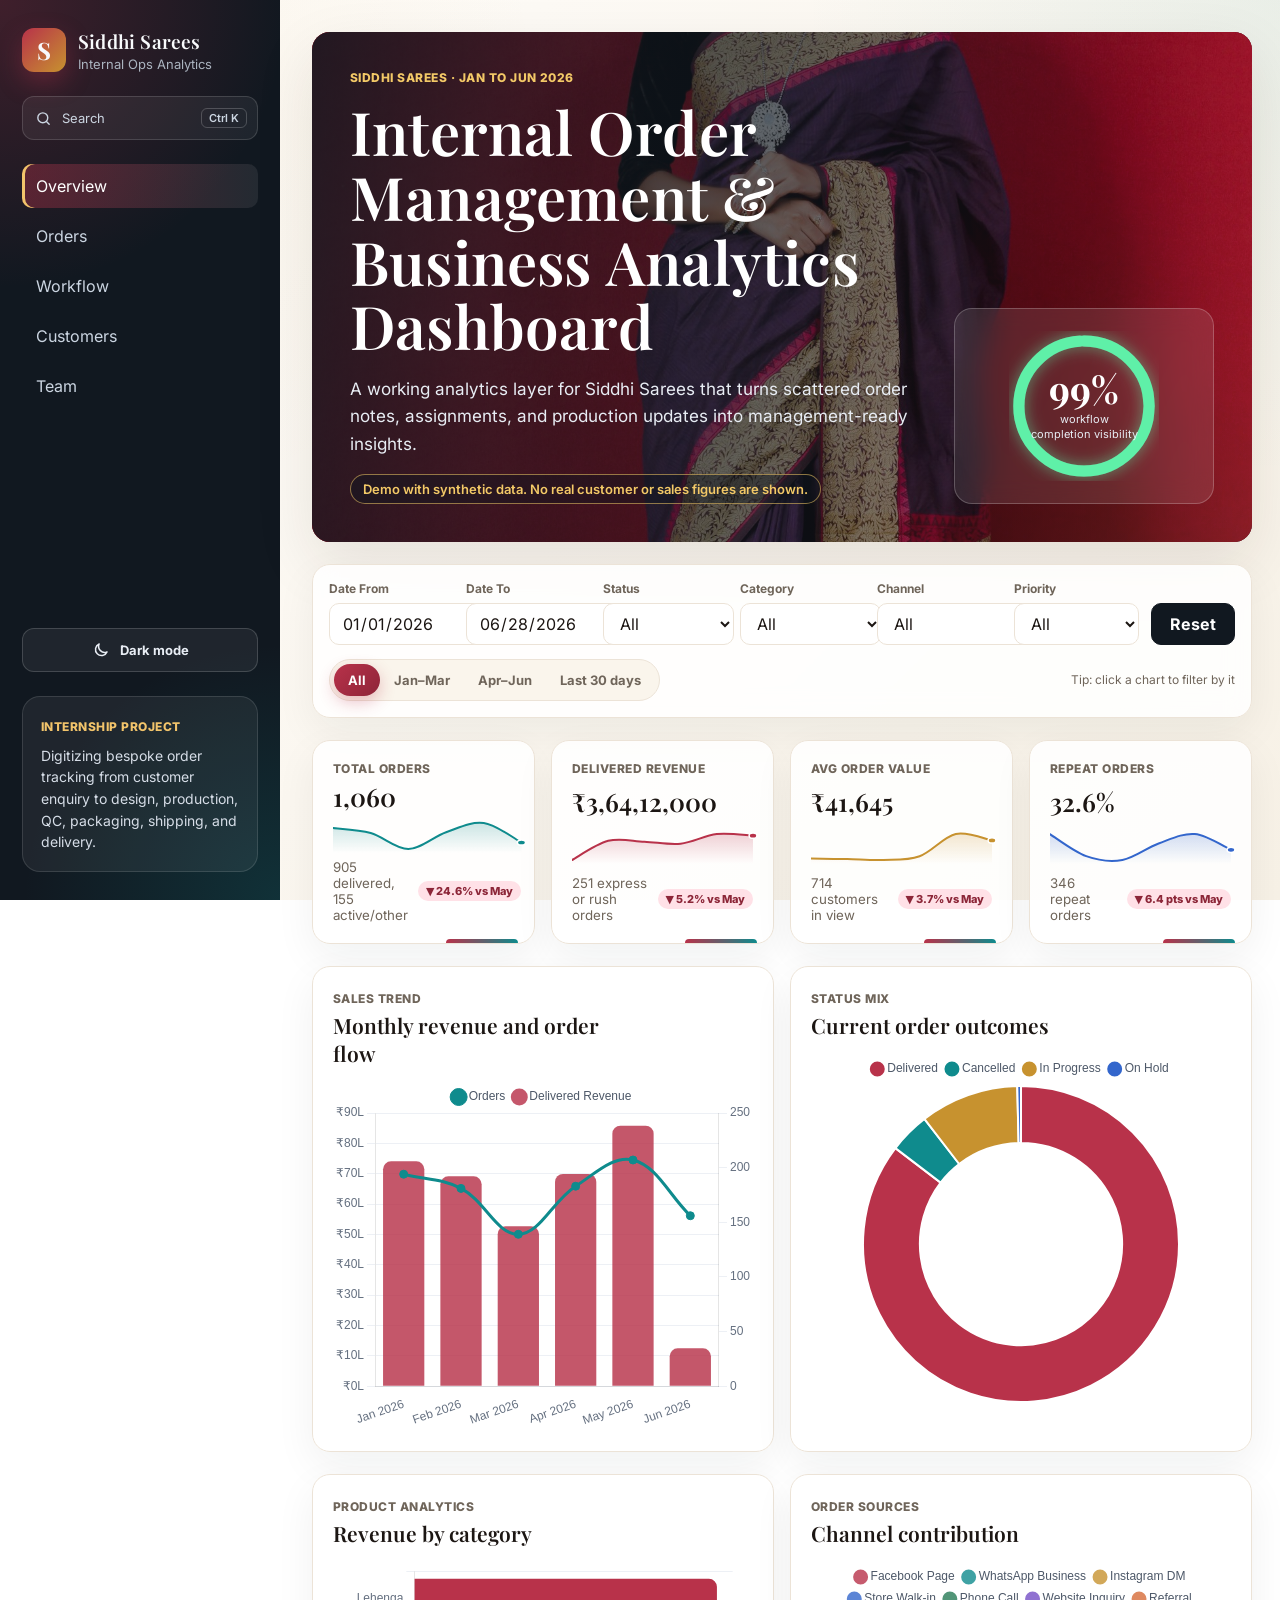
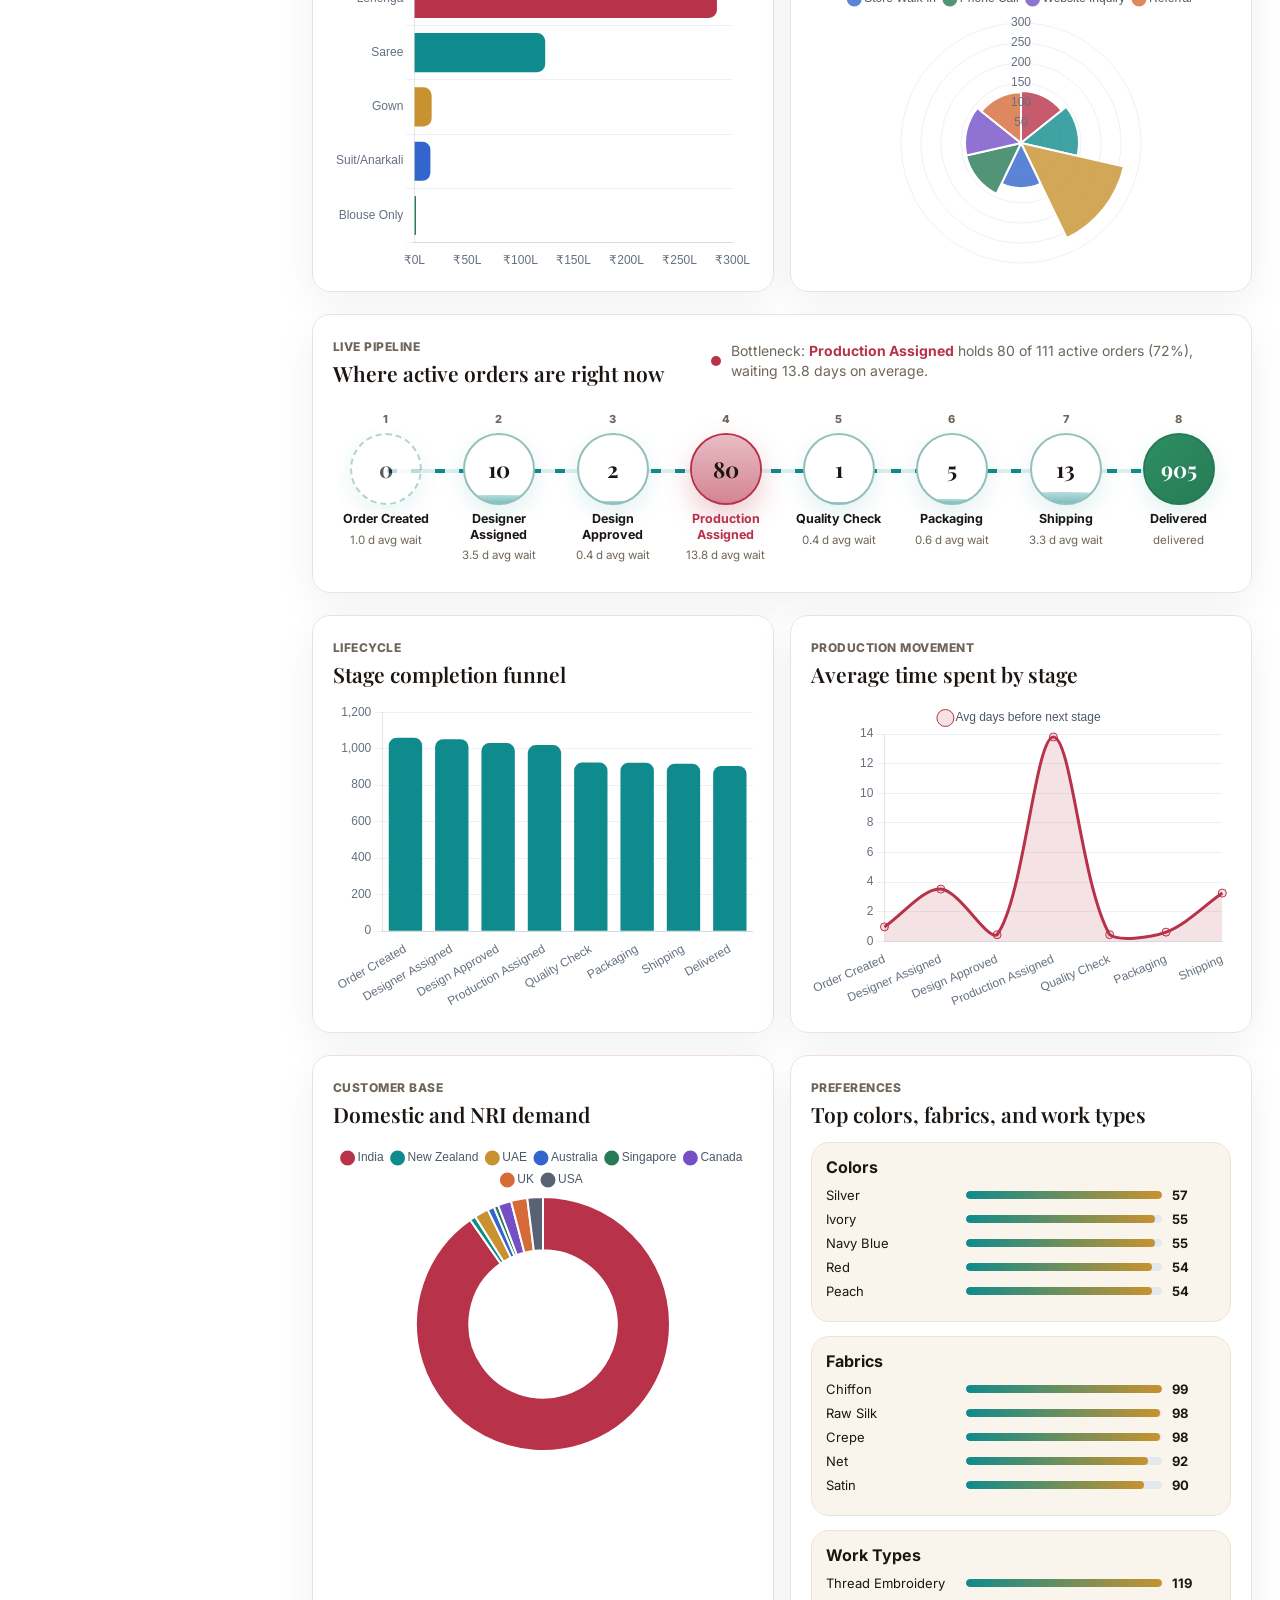
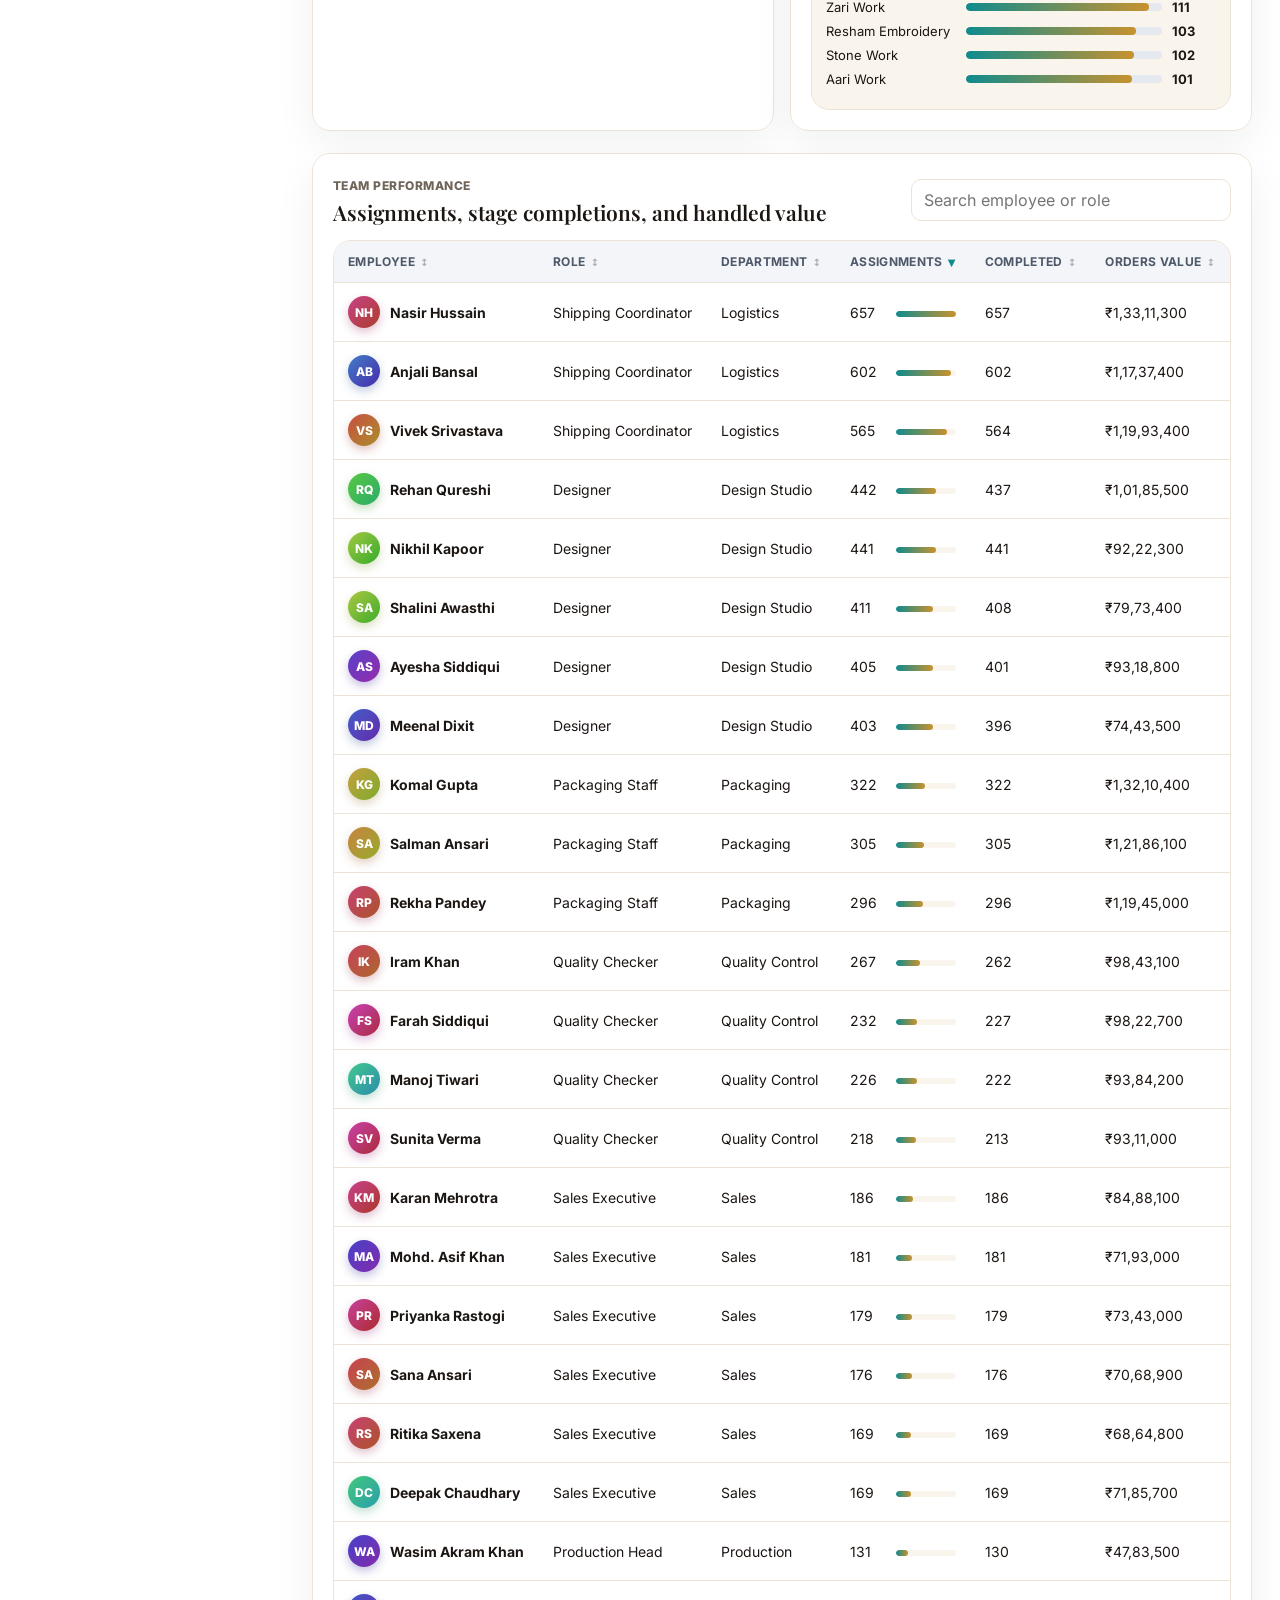
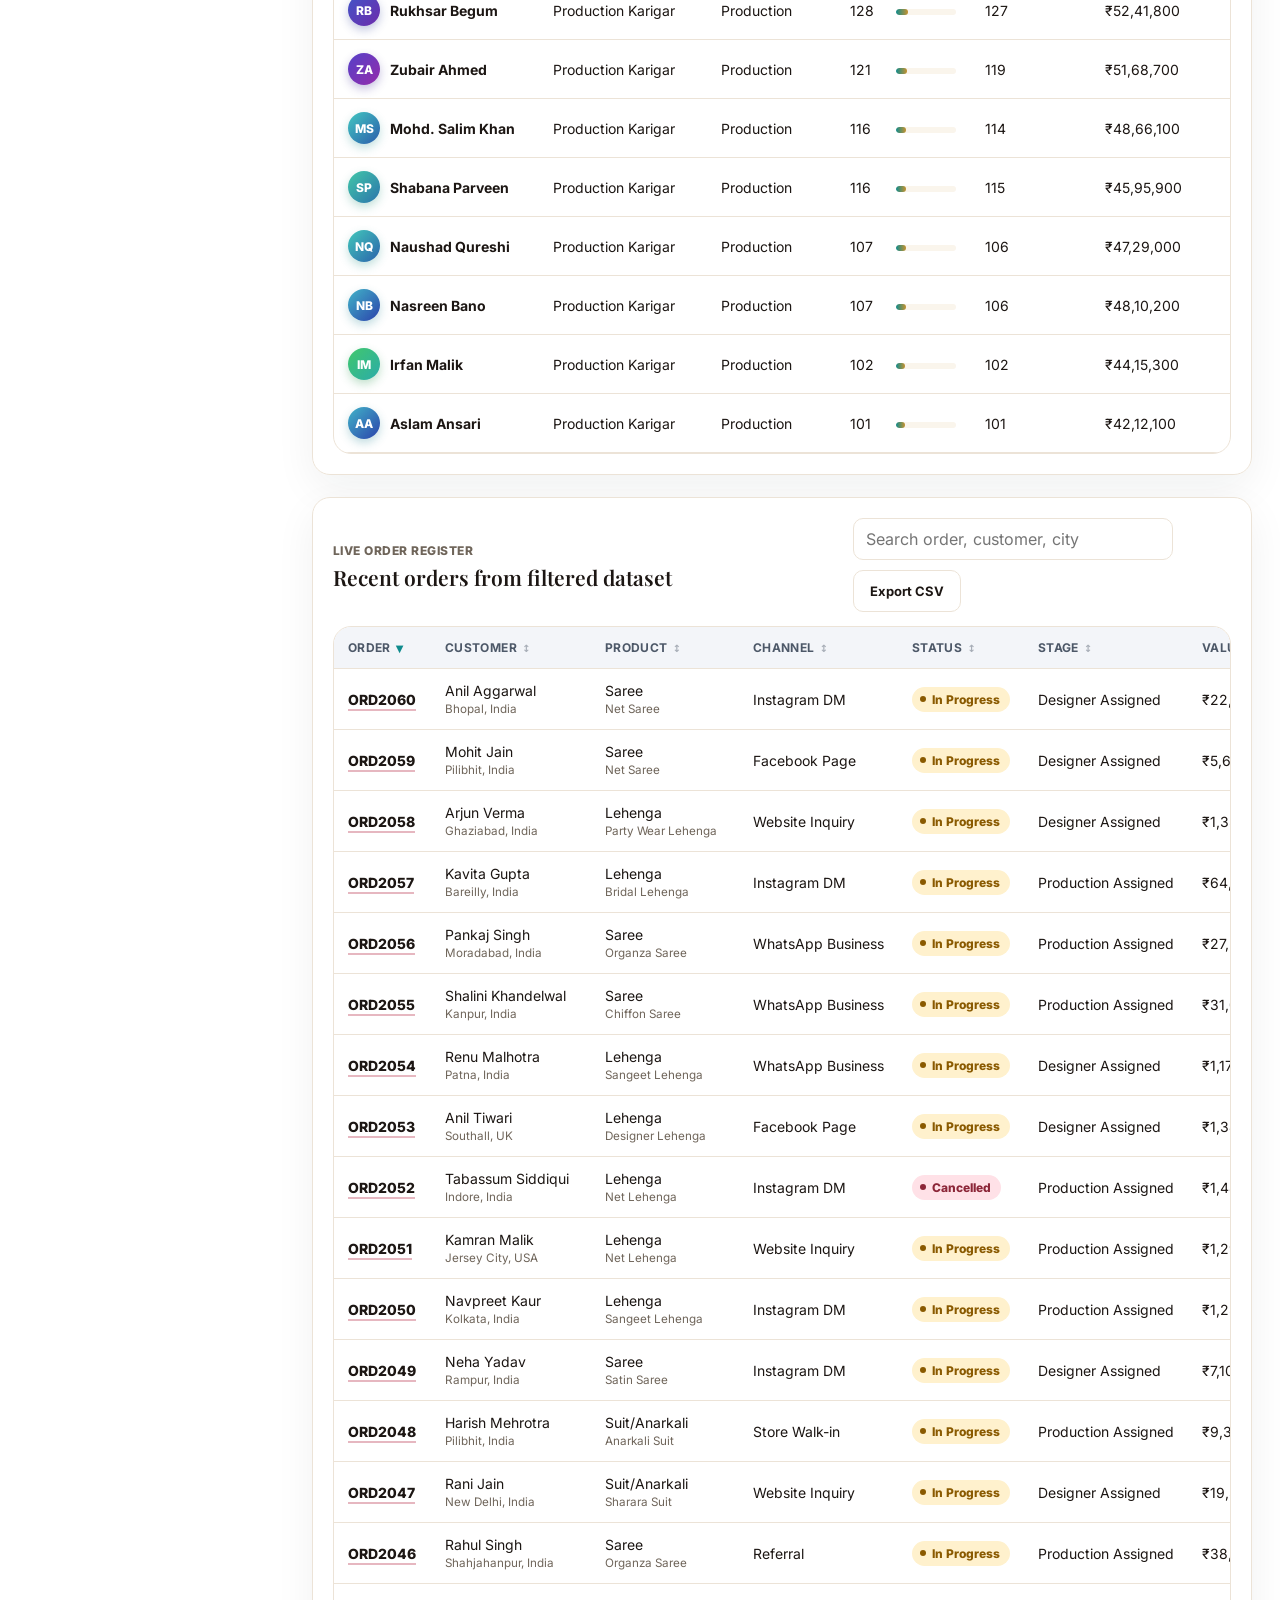
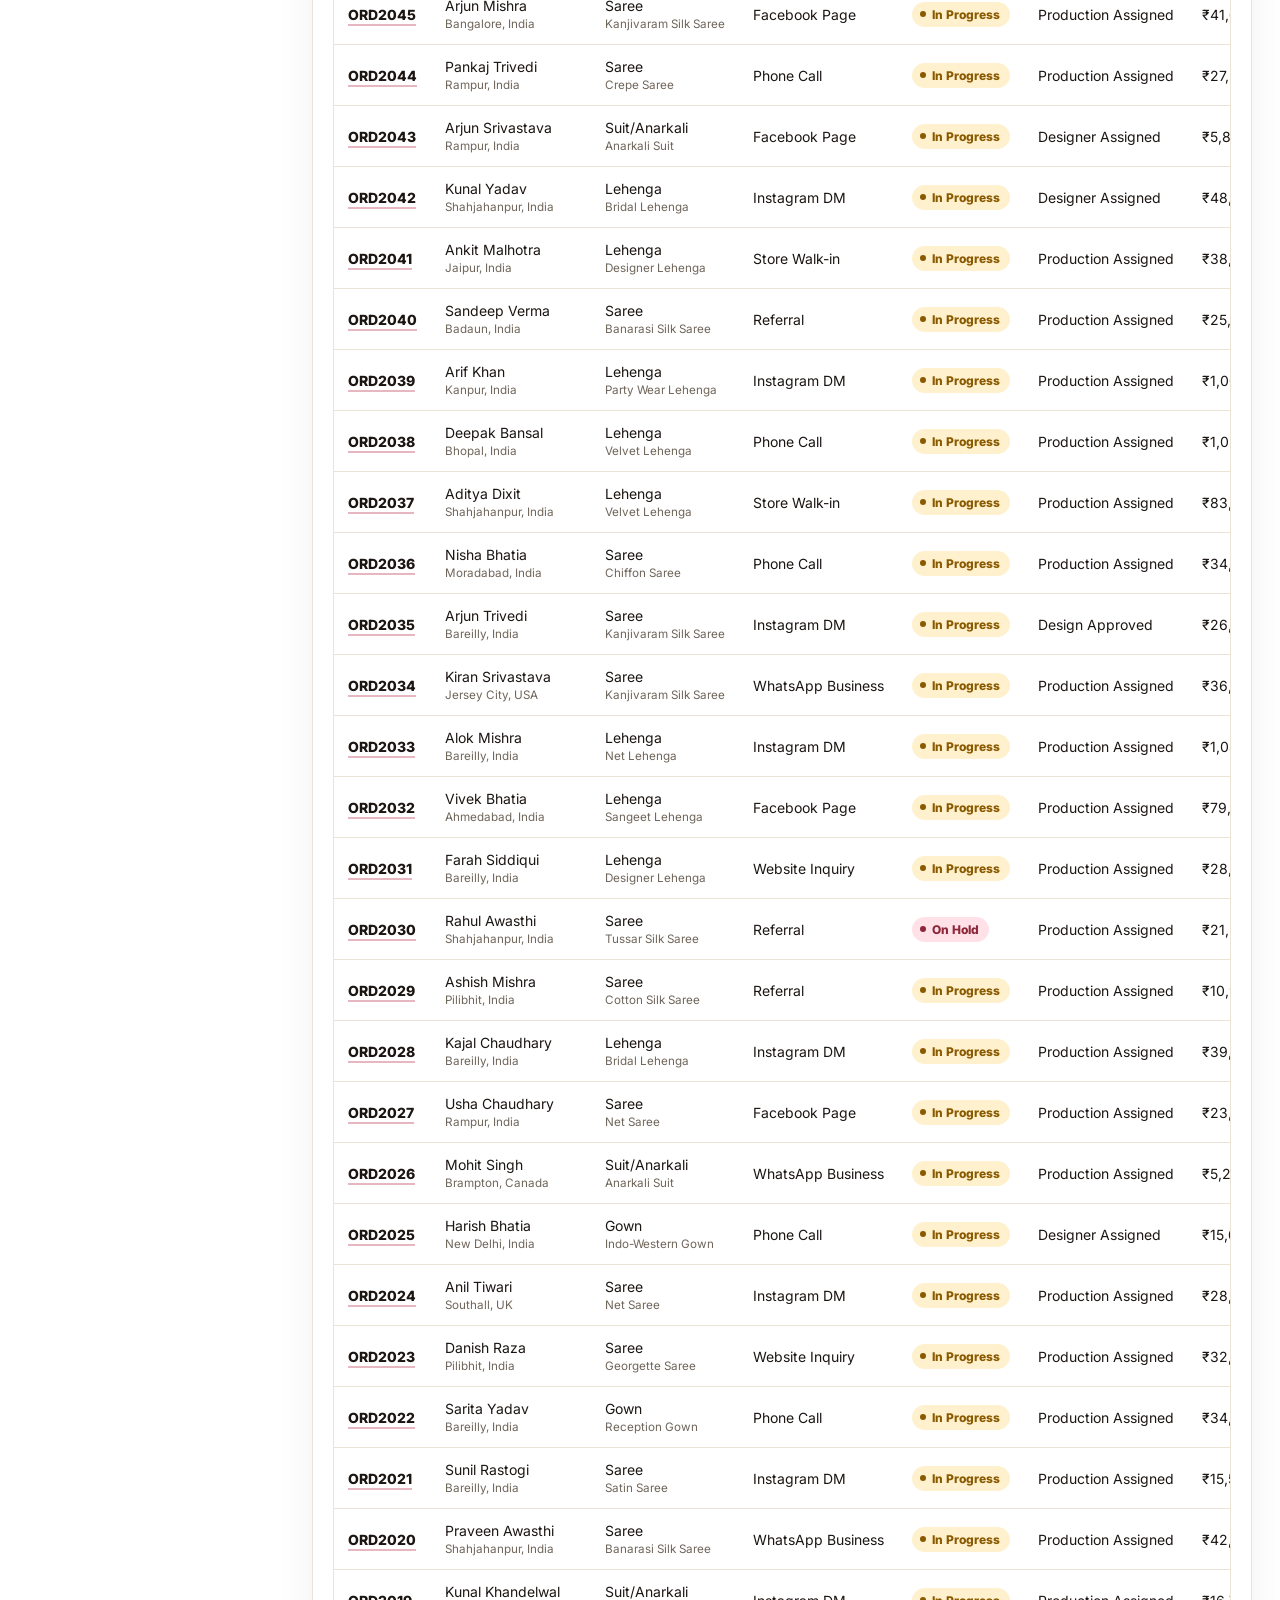
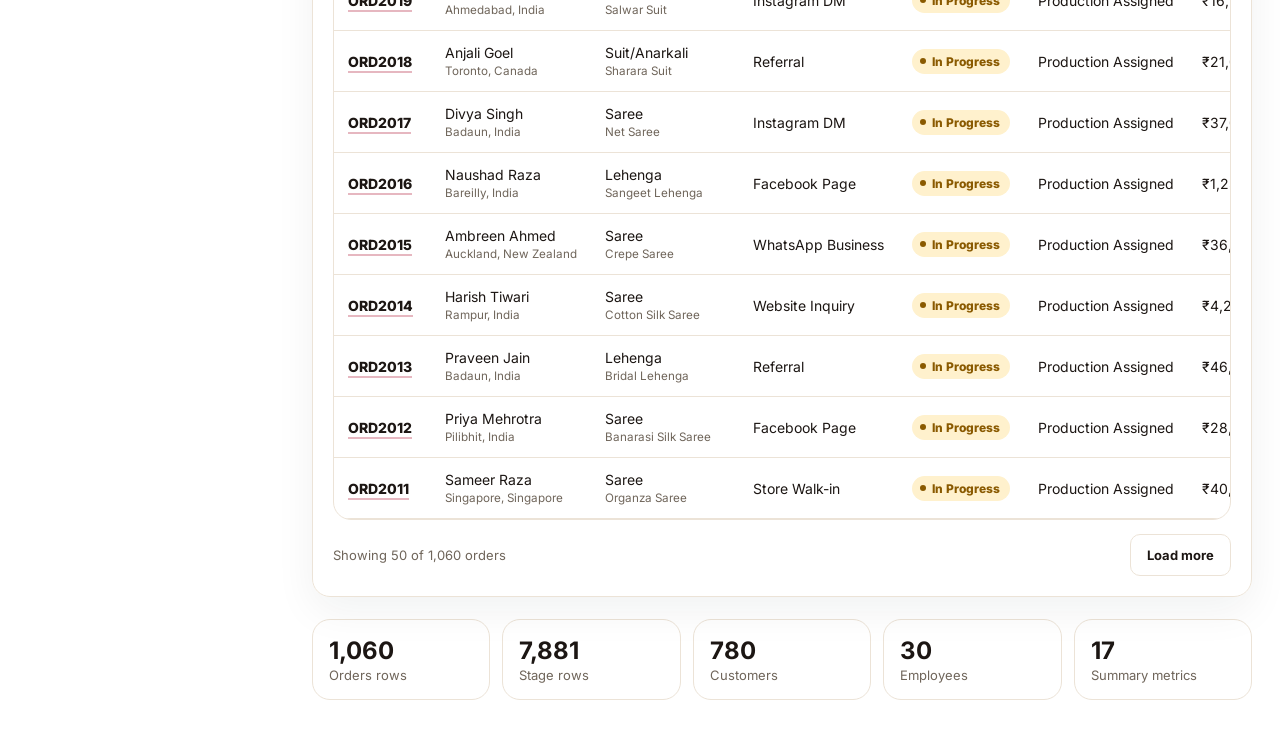
<file: index.html>
<!doctype html>
<html lang="en">
  <head>
    <meta charset="utf-8" />
    <meta name="viewport" content="width=device-width, initial-scale=1" />
    <title>Siddhi Sarees | Order Analytics Dashboard</title>
    <meta name="description" content="Order analytics dashboard built during an internship at Siddhi Sarees: sales, order status, the eight-stage production workflow and team workload, with filters, sortable tables and CSV export. Runs on synthetic data." />
    <meta name="author" content="Harsh Narain" />
    <meta name="theme-color" content="#b8324a" />
    <meta property="og:type" content="website" />
    <meta property="og:title" content="Siddhi Sarees Order Analytics Dashboard" />
    <meta property="og:description" content="Sales, order status, production workflow and team workload for a saree business, on synthetic data. Built with HTML, CSS, JavaScript and Chart.js." />
    <link rel="icon" href="data:image/svg+xml,%3Csvg xmlns='http://www.w3.org/2000/svg' viewBox='0 0 64 64'%3E%3Crect width='64' height='64' rx='14' fill='%23b8324a'/%3E%3Ctext x='32' y='45' font-size='36' font-family='Arial' font-weight='800' fill='white' text-anchor='middle'%3ES%3C/text%3E%3C/svg%3E" />
    <link rel="preload" href="./fonts/inter-latin.woff2" as="font" type="font/woff2" crossorigin />
    <link rel="preload" href="./fonts/playfair-display-latin.woff2" as="font" type="font/woff2" crossorigin />
    <link rel="stylesheet" href="./styles.css" />
    <script type="application/ld+json">
      {
        "@context": "https://schema.org",
        "@type": "WebApplication",
        "name": "Siddhi Sarees Order Analytics Dashboard",
        "description": "Order analytics dashboard for a saree business, covering sales, order status, an eight-stage production workflow and team workload. Runs on synthetic data.",
        "applicationCategory": "BusinessApplication",
        "operatingSystem": "Web",
        "isAccessibleForFree": true,
        "author": { "@type": "Person", "name": "Harsh Narain", "url": "https://github.com/hersh11" }
      }
    </script>
    <script>
      try {
        document.documentElement.dataset.theme = localStorage.getItem("siddhi-theme") || "light";
      } catch (err) {}
    </script>
    <script src="./chart.umd.min.js"></script>
    <script src="./dashboard-data.js"></script>
  </head>
  <body>
    <div class="scroll-progress" aria-hidden="true"></div>
    <div class="app-shell">
      <aside class="sidebar">
        <div class="brand">
          <span class="brand-mark" aria-hidden="true">S</span>
          <div>
            <strong>Siddhi Sarees</strong>
            <span>Internal Ops Analytics</span>
          </div>
        </div>

        <button id="paletteOpen" class="palette-trigger" type="button" aria-haspopup="dialog" aria-label="Search orders, staff and actions">
          <svg aria-hidden="true" viewBox="0 0 24 24"><circle cx="11" cy="11" r="7" /><path d="m20 20-3.5-3.5" /></svg>
          <span>Search</span>
          <kbd>Ctrl K</kbd>
        </button>

        <nav class="nav-list" aria-label="Dashboard sections">
          <span class="nav-indicator" aria-hidden="true"></span>
          <a href="#overview" class="active">Overview</a>
          <a href="#orders">Orders</a>
          <a href="#workflow">Workflow</a>
          <a href="#customers">Customers</a>
          <a href="#team">Team</a>
        </nav>

        <button id="themeToggle" class="theme-toggle" type="button">
          <svg class="icon-moon" aria-hidden="true" viewBox="0 0 24 24"><path d="M20 14.5A8 8 0 0 1 9.5 4a8 8 0 1 0 10.5 10.5Z" /></svg>
          <svg class="icon-sun" aria-hidden="true" viewBox="0 0 24 24"><circle cx="12" cy="12" r="4" /><path d="M12 2v2M12 20v2M4.9 4.9l1.4 1.4M17.7 17.7l1.4 1.4M2 12h2M20 12h2M4.9 19.1l1.4-1.4M17.7 6.3l1.4-1.4" /></svg>
          <span class="theme-label">Dark mode</span>
        </button>

        <div class="story-card">
          <span>Internship Project</span>
          <p>Digitizing bespoke order tracking from customer enquiry to design, production, QC, packaging, shipping, and delivery.</p>
        </div>
      </aside>

      <main class="main">
        <section class="hero" id="overview">
          <div class="hero-sheen" aria-hidden="true"></div>
          <div class="hero-text">
            <p class="eyebrow">Siddhi Sarees · Jan to Jun 2026</p>
            <h1 id="heroTitle">Internal Order Management &amp; Business Analytics Dashboard</h1>
            <p class="hero-copy">A working analytics layer for Siddhi Sarees that turns scattered order notes, assignments, and production updates into management-ready insights.</p>
            <p class="data-note">Demo with synthetic data. No real customer or sales figures are shown.</p>
          </div>
          <div class="hero-panel">
            <svg class="ring" viewBox="0 0 120 120" aria-hidden="true">
              <circle class="ring-track" cx="60" cy="60" r="52" />
              <circle class="ring-fill" id="healthRing" cx="60" cy="60" r="52" pathLength="100" />
            </svg>
            <div class="ring-label">
              <strong id="healthScore">--%</strong>
              <span>workflow completion visibility</span>
            </div>
          </div>
        </section>

        <section class="filters" aria-label="Dashboard filters">
          <div class="filter-fields">
            <label>
              <span>Date From</span>
              <input id="dateFrom" type="date" />
            </label>
            <label>
              <span>Date To</span>
              <input id="dateTo" type="date" />
            </label>
            <label>
              <span>Status</span>
              <select id="statusFilter"></select>
            </label>
            <label>
              <span>Category</span>
              <select id="categoryFilter"></select>
            </label>
            <label>
              <span>Channel</span>
              <select id="channelFilter"></select>
            </label>
            <label>
              <span>Priority</span>
              <select id="priorityFilter"></select>
            </label>
            <button id="resetFilters" type="button">Reset</button>
          </div>
          <div class="filter-meta">
            <div class="presets" role="group" aria-label="Date range presets">
              <span class="preset-pill" aria-hidden="true"></span>
              <button type="button" data-preset="all">All</button>
              <button type="button" data-preset="q1">Jan–Mar</button>
              <button type="button" data-preset="q2">Apr–Jun</button>
              <button type="button" data-preset="30d">Last 30 days</button>
            </div>
            <div class="chips" id="activeFilters" aria-live="polite"></div>
            <p class="filter-hint">Tip: click a chart to filter by it</p>
          </div>
        </section>

        <section class="kpi-grid" aria-label="Key performance indicators">
          <article class="kpi-card">
            <span>Total Orders</span>
            <strong id="kpiOrders">0</strong>
            <svg class="spark" id="sparkOrders" viewBox="0 0 120 36" preserveAspectRatio="none" aria-hidden="true"></svg>
            <div class="kpi-foot">
              <small id="kpiOrdersSub">Across selected period</small>
              <b class="delta" id="deltaOrders"></b>
            </div>
          </article>
          <article class="kpi-card">
            <span>Delivered Revenue</span>
            <strong id="kpiRevenue">0</strong>
            <svg class="spark" id="sparkRevenue" viewBox="0 0 120 36" preserveAspectRatio="none" aria-hidden="true"></svg>
            <div class="kpi-foot">
              <small id="kpiRevenueSub">Only delivered orders</small>
              <b class="delta" id="deltaRevenue"></b>
            </div>
          </article>
          <article class="kpi-card">
            <span>Avg Order Value</span>
            <strong id="kpiAov">0</strong>
            <svg class="spark" id="sparkAov" viewBox="0 0 120 36" preserveAspectRatio="none" aria-hidden="true"></svg>
            <div class="kpi-foot">
              <small id="kpiAovSub">Final price average</small>
              <b class="delta" id="deltaAov"></b>
            </div>
          </article>
          <article class="kpi-card">
            <span>Repeat Orders</span>
            <strong id="kpiRepeat">0%</strong>
            <svg class="spark" id="sparkRepeat" viewBox="0 0 120 36" preserveAspectRatio="none" aria-hidden="true"></svg>
            <div class="kpi-foot">
              <small id="kpiRepeatSub">Returning customer share</small>
              <b class="delta" id="deltaRepeat"></b>
            </div>
          </article>
        </section>

        <section class="grid two">
          <article class="panel">
            <div class="panel-head">
              <div>
                <span>Sales Trend</span>
                <h2>Monthly revenue and order flow</h2>
              </div>
              <small class="click-hint">Click a month</small>
            </div>
            <div class="chart-wrap tall"><canvas id="trendChart" role="img" aria-label="Bar and line chart: delivered revenue and number of orders for each month"></canvas></div>
          </article>
          <article class="panel">
            <div class="panel-head">
              <div>
                <span>Status Mix</span>
                <h2>Current order outcomes</h2>
              </div>
              <small class="click-hint">Click a status</small>
            </div>
            <div class="chart-wrap tall"><canvas id="statusChart" role="img" aria-label="Doughnut chart: number of orders in each current status"></canvas></div>
          </article>
        </section>

        <section class="grid two" id="orders">
          <article class="panel">
            <div class="panel-head">
              <div>
                <span>Product Analytics</span>
                <h2>Revenue by category</h2>
              </div>
              <small class="click-hint">Click a category</small>
            </div>
            <div class="chart-wrap"><canvas id="categoryChart" role="img" aria-label="Horizontal bar chart: order value by product category"></canvas></div>
          </article>
          <article class="panel">
            <div class="panel-head">
              <div>
                <span>Order Sources</span>
                <h2>Channel contribution</h2>
              </div>
              <small class="click-hint">Click a channel</small>
            </div>
            <div class="chart-wrap"><canvas id="channelChart" role="img" aria-label="Polar area chart: number of orders from each sales channel"></canvas></div>
          </article>
        </section>

        <section class="panel wide pipeline-panel" id="workflow" aria-labelledby="pipelineTitle">
          <div class="panel-head">
            <div>
              <span>Live Pipeline</span>
              <h2 id="pipelineTitle">Where active orders are right now</h2>
            </div>
            <p class="pipeline-callout" id="pipelineCallout"></p>
          </div>
          <ol class="pipeline" id="pipeline"></ol>
        </section>

        <section class="grid two">
          <article class="panel">
            <div class="panel-head">
              <div>
                <span>Lifecycle</span>
                <h2>Stage completion funnel</h2>
              </div>
            </div>
            <div class="chart-wrap"><canvas id="stageChart" role="img" aria-label="Bar chart: completed records for each of the eight order stages"></canvas></div>
          </article>
          <article class="panel">
            <div class="panel-head">
              <div>
                <span>Production Movement</span>
                <h2>Average time spent by stage</h2>
              </div>
            </div>
            <div class="chart-wrap"><canvas id="durationChart" role="img" aria-label="Line chart: average days an order waits at each stage before moving to the next"></canvas></div>
          </article>
        </section>

        <section class="grid two" id="customers">
          <article class="panel">
            <div class="panel-head">
              <div>
                <span>Customer Base</span>
                <h2>Domestic and NRI demand</h2>
              </div>
            </div>
            <div class="chart-wrap"><canvas id="geoChart" role="img" aria-label="Doughnut chart: number of orders by customer country"></canvas></div>
          </article>
          <article class="panel">
            <div class="panel-head">
              <div>
                <span>Preferences</span>
                <h2>Top colors, fabrics, and work types</h2>
              </div>
            </div>
            <div class="preference-grid" id="preferenceGrid"></div>
          </article>
        </section>

        <section class="panel wide" id="team">
          <div class="panel-head">
            <div>
              <span>Team Performance</span>
              <h2>Assignments, stage completions, and handled value</h2>
            </div>
            <input id="teamSearch" class="search" type="search" placeholder="Search employee or role" aria-label="Search employees" />
          </div>
          <div class="table-wrap">
            <table>
              <thead>
                <tr>
                  <th data-sort="name">Employee</th>
                  <th data-sort="role">Role</th>
                  <th data-sort="department">Department</th>
                  <th data-sort="assignments">Assignments</th>
                  <th data-sort="completed">Completed</th>
                  <th data-sort="value">Orders Value</th>
                </tr>
              </thead>
              <tbody id="teamTable"></tbody>
            </table>
          </div>
        </section>

        <section class="panel wide" id="ordersRegister">
          <div class="panel-head">
            <div>
              <span>Live Order Register</span>
              <h2>Recent orders from filtered dataset</h2>
            </div>
            <div class="panel-actions">
              <input id="orderSearch" class="search" type="search" placeholder="Search order, customer, city" aria-label="Search orders" />
              <button id="exportOrdersBtn" class="btn-secondary" type="button">Export CSV</button>
            </div>
          </div>
          <div class="table-wrap">
            <table>
              <thead>
                <tr>
                  <th data-sort="order_id">Order</th>
                  <th data-sort="customer_name">Customer</th>
                  <th data-sort="product_category">Product</th>
                  <th data-sort="order_channel">Channel</th>
                  <th data-sort="current_status">Status</th>
                  <th data-sort="current_stage">Stage</th>
                  <th data-sort="final_price_inr">Value</th>
                </tr>
              </thead>
              <tbody id="orderTable"></tbody>
            </table>
          </div>
          <div class="table-footer">
            <span id="orderCount"></span>
            <button id="loadMoreOrders" class="btn-secondary" type="button">Load more</button>
          </div>
        </section>

        <section class="data-strip" aria-label="Workbook row counts">
          <div><strong id="sheetOrders">0</strong><span>Orders rows</span></div>
          <div><strong id="sheetStages">0</strong><span>Stage rows</span></div>
          <div><strong id="sheetCustomers">0</strong><span>Customers</span></div>
          <div><strong id="sheetEmployees">0</strong><span>Employees</span></div>
          <div><strong id="sheetSummary">0</strong><span>Summary metrics</span></div>
        </section>
      </main>
    </div>

    <dialog id="drawer" class="drawer" aria-labelledby="drawerTitle">
      <div class="drawer-inner">
        <button class="drawer-close" type="button" data-close aria-label="Close details">
          <svg aria-hidden="true" viewBox="0 0 24 24"><path d="M6 6l12 12M18 6 6 18" /></svg>
        </button>
        <div id="drawerBody"></div>
      </div>
    </dialog>

    <dialog id="palette" class="palette" aria-label="Search">
      <div class="palette-box">
        <div class="palette-input">
          <svg aria-hidden="true" viewBox="0 0 24 24"><circle cx="11" cy="11" r="7" /><path d="m20 20-3.5-3.5" /></svg>
          <input id="paletteInput" type="text" role="combobox" aria-expanded="true" aria-controls="paletteList" aria-autocomplete="list" placeholder="Search orders, customers, staff or actions" autocomplete="off" />
          <kbd>Esc</kbd>
        </div>
        <ul id="paletteList" class="palette-list" role="listbox" aria-label="Results"></ul>
      </div>
    </dialog>

    <script src="./app.js"></script>
    <script src="./ui.js"></script>
  </body>
</html>
</file>
<file: styles.css>
/* Self-hosted variable fonts (SIL Open Font License, see fonts/). Each family is
   split into Latin and Latin Extended files; the browser only downloads the
   ones the page uses. Latin Extended holds the rupee sign. */
@font-face {
  font-family: "Inter";
  font-style: normal;
  font-weight: 100 900;
  font-display: swap;
  src: url("./fonts/inter-latin.woff2") format("woff2");
  unicode-range: U+0000-00FF, U+0131, U+0152-0153, U+02BB-02BC, U+02C6, U+02DA, U+02DC, U+0304, U+0308, U+0329, U+2000-206F, U+20AC, U+2122, U+2191, U+2193, U+2212, U+2215, U+FEFF, U+FFFD;
}

@font-face {
  font-family: "Inter";
  font-style: normal;
  font-weight: 100 900;
  font-display: swap;
  src: url("./fonts/inter-latin-ext.woff2") format("woff2");
  unicode-range: U+0100-02BA, U+02BD-02C5, U+02C7-02CC, U+02CE-02D7, U+02DD-02FF, U+0304, U+0308, U+0329, U+1D00-1DBF, U+1E00-1E9F, U+1EF2-1EFF, U+2020, U+20A0-20AB, U+20AD-20C0, U+2113, U+2C60-2C7F, U+A720-A7FF;
}

@font-face {
  font-family: "Playfair Display";
  font-style: normal;
  font-weight: 400 900;
  font-display: swap;
  src: url("./fonts/playfair-display-latin.woff2") format("woff2");
  unicode-range: U+0000-00FF, U+0131, U+0152-0153, U+02BB-02BC, U+02C6, U+02DA, U+02DC, U+0304, U+0308, U+0329, U+2000-206F, U+20AC, U+2122, U+2191, U+2193, U+2212, U+2215, U+FEFF, U+FFFD;
}

@font-face {
  font-family: "Playfair Display";
  font-style: normal;
  font-weight: 400 900;
  font-display: swap;
  src: url("./fonts/playfair-display-latin-ext.woff2") format("woff2");
  unicode-range: U+0100-02BA, U+02BD-02C5, U+02C7-02CC, U+02CE-02D7, U+02DD-02FF, U+0304, U+0308, U+0329, U+1D00-1DBF, U+1E00-1E9F, U+1EF2-1EFF, U+2020, U+20A0-20AB, U+20AD-20C0, U+2113, U+2C60-2C7F, U+A720-A7FF;
}

:root {
  color-scheme: light;
  --ink: #1c1613;
  --muted: #6f655a;
  --line: #ece3d7;
  --surface: #ffffff;
  --soft: #faf5ec;
  --card: rgba(255, 255, 255, 0.86);
  --field: #ffffff;
  --accent: #b8324a;
  --accent-2: #0f8b8d;
  --gold: #c7922f;
  --green: #267a55;
  --blue: #3366cc;
  --shadow: 0 22px 60px rgba(38, 26, 16, 0.1);
  --shadow-soft: 0 14px 42px rgba(24, 32, 42, 0.06);
  --spot: rgba(199, 146, 47, 0.13);
  --font-display: "Playfair Display", Georgia, "Times New Roman", serif;
  --font-body: Inter, ui-sans-serif, system-ui, -apple-system, BlinkMacSystemFont, "Segoe UI", sans-serif;
  --card-radius: 18px;
  --ease-out: cubic-bezier(0.16, 1, 0.3, 1);
  --ease-spring: cubic-bezier(0.34, 1.56, 0.64, 1);
}

:root[data-theme="dark"] {
  color-scheme: dark;
  --ink: #f3ede3;
  --muted: #a89e91;
  --line: #2e2721;
  --surface: #1a1512;
  --soft: #211b17;
  --card: rgba(26, 21, 18, 0.86);
  --field: #1a1512;
  --shadow: 0 22px 60px rgba(0, 0, 0, 0.5);
  --shadow-soft: 0 14px 42px rgba(0, 0, 0, 0.28);
  --spot: rgba(243, 201, 103, 0.08);
}

* {
  box-sizing: border-box;
}

html {
  scroll-behavior: smooth;
}

body {
  margin: 0;
  font-family: var(--font-body);
  color: var(--ink);
  background:
    radial-gradient(circle at top right, rgba(15, 139, 141, 0.07), transparent 30rem),
    radial-gradient(circle at 10% 10%, rgba(199, 146, 47, 0.06), transparent 26rem),
    linear-gradient(135deg, #fffdfa 0%, #f7f1e6 100%);
  background-attachment: fixed;
  transition: background 180ms ease, color 180ms ease;
}

:root[data-theme="dark"] body {
  background:
    radial-gradient(circle at top right, rgba(15, 139, 141, 0.14), transparent 30rem),
    radial-gradient(circle at 10% 10%, rgba(199, 146, 47, 0.08), transparent 26rem),
    linear-gradient(135deg, #100c0a 0%, #191410 100%);
  background-attachment: fixed;
}

button,
input,
select {
  font: inherit;
}

button {
  color: inherit;
  cursor: pointer;
}

:focus-visible {
  outline: 2px solid var(--accent-2);
  outline-offset: 2px;
}

/* ---------- Scroll progress ---------- */

.scroll-progress {
  position: fixed;
  inset: 0 0 auto;
  z-index: 60;
  height: 3px;
  background: linear-gradient(90deg, var(--accent), var(--gold), var(--accent-2));
  transform: scaleX(0);
  transform-origin: 0 50%;
  pointer-events: none;
}

@supports (animation-timeline: scroll()) {
  .scroll-progress {
    animation: progress-grow linear both;
    animation-timeline: scroll(root);
  }
}

@keyframes progress-grow {
  to {
    transform: scaleX(1);
  }
}

/* ---------- Layout and sidebar ---------- */

.app-shell {
  display: grid;
  grid-template-columns: 280px minmax(0, 1fr);
  min-height: 100vh;
}

.sidebar {
  position: sticky;
  top: 0;
  height: 100vh;
  padding: 28px 22px;
  background:
    radial-gradient(circle at 0% 0%, rgba(184, 50, 74, 0.28), transparent 18rem),
    radial-gradient(circle at 100% 100%, rgba(15, 139, 141, 0.22), transparent 16rem),
    #111820;
  color: #f8fafc;
  display: flex;
  flex-direction: column;
  gap: 24px;
  overflow-y: auto;
}

.brand {
  display: flex;
  gap: 12px;
  align-items: center;
}

.brand-mark {
  width: 44px;
  height: 44px;
  display: grid;
  place-items: center;
  border-radius: 12px;
  background: linear-gradient(135deg, var(--accent), var(--gold));
  box-shadow: 0 10px 24px rgba(184, 50, 74, 0.35);
  font-family: var(--font-display);
  font-weight: 700;
  font-size: 24px;
}

.brand div > strong,
.brand div > span {
  display: block;
}

.brand strong {
  font-family: var(--font-display);
  font-size: 19px;
  font-weight: 600;
  letter-spacing: 0.2px;
}

.brand div > span {
  color: #abb4c0;
  font-size: 13px;
  margin-top: 2px;
}

.palette-trigger {
  display: flex;
  align-items: center;
  gap: 10px;
  width: 100%;
  min-height: 44px;
  padding: 0 10px 0 12px;
  border: 1px solid rgba(255, 255, 255, 0.14);
  border-radius: 12px;
  background: rgba(255, 255, 255, 0.06);
  color: #cbd5e1;
  font-size: 13px;
  text-align: left;
  transition: background 180ms ease, border-color 180ms ease;
}

.palette-trigger:hover {
  background: rgba(255, 255, 255, 0.11);
  border-color: rgba(255, 255, 255, 0.24);
}

.palette-trigger svg {
  width: 17px;
  height: 17px;
  flex: none;
  fill: none;
  stroke: currentColor;
  stroke-width: 2;
  stroke-linecap: round;
}

.palette-trigger span {
  flex: 1;
}

kbd {
  padding: 2px 7px;
  border: 1px solid rgba(255, 255, 255, 0.2);
  border-radius: 6px;
  font-family: var(--font-body);
  font-size: 11px;
  font-weight: 600;
  white-space: nowrap;
}

.nav-list {
  position: relative;
  display: grid;
  gap: 6px;
}

.nav-indicator {
  position: absolute;
  top: 0;
  left: 0;
  border-radius: 10px;
  background: linear-gradient(90deg, rgba(184, 50, 74, 0.38), rgba(255, 255, 255, 0.08));
  box-shadow: inset 3px 0 0 #f2c46b;
  pointer-events: none;
}

.nav-list.ready .nav-indicator {
  transition: transform 420ms var(--ease-out), width 420ms var(--ease-out), height 420ms var(--ease-out);
}

.nav-list a {
  position: relative;
  z-index: 1;
  color: #cbd5e1;
  text-decoration: none;
  padding: 12px 14px;
  border-radius: 10px;
  transition: color 180ms ease;
}

.nav-list a:hover,
.nav-list a.active {
  color: #fff;
}

.theme-toggle {
  margin-top: auto;
  display: inline-flex;
  align-items: center;
  justify-content: center;
  gap: 10px;
  min-height: 44px;
  padding: 0 14px;
  border-radius: 12px;
  border: 1px solid rgba(255, 255, 255, 0.16);
  background: rgba(255, 255, 255, 0.06);
  color: #e8edf4;
  font-size: 13px;
  font-weight: 700;
  transition: background 180ms ease, transform 180ms ease;
}

.theme-toggle:hover {
  background: rgba(255, 255, 255, 0.14);
}

.theme-toggle svg {
  width: 18px;
  height: 18px;
  fill: none;
  stroke: currentColor;
  stroke-width: 2;
  stroke-linecap: round;
  stroke-linejoin: round;
  transition: transform 500ms var(--ease-spring), opacity 300ms ease;
}

.theme-toggle .icon-sun,
:root[data-theme="dark"] .theme-toggle .icon-moon {
  display: none;
}

:root[data-theme="dark"] .theme-toggle .icon-sun {
  display: block;
  animation: spin-in 600ms var(--ease-spring);
}

:root:not([data-theme="dark"]) .theme-toggle .icon-moon {
  animation: spin-in 600ms var(--ease-spring);
}

.story-card {
  padding: 18px;
  border: 1px solid rgba(255, 255, 255, 0.12);
  border-radius: var(--card-radius);
  background: rgba(255, 255, 255, 0.06);
}

.story-card span,
.eyebrow,
.panel-head > div > span,
.kpi-card > span {
  text-transform: uppercase;
  letter-spacing: 0.04em;
  font-size: 12px;
  font-weight: 800;
}

.story-card span {
  color: #f2c46b;
}

.story-card p {
  color: #d6dde7;
  line-height: 1.55;
  margin: 10px 0 0;
  font-size: 14px;
}

.main {
  padding: 32px;
  display: grid;
  gap: 22px;
  min-width: 0;
}

/* ---------- Hero ---------- */

.hero {
  --px: 0;
  --py: 0;
  position: relative;
  isolation: isolate;
  min-height: 340px;
  display: grid;
  grid-template-columns: minmax(0, 1fr) 260px;
  align-items: end;
  gap: 24px;
  padding: 38px;
  border-radius: var(--card-radius);
  overflow: hidden;
  background: #111820;
  color: white;
  box-shadow: var(--shadow);
  animation: rise 620ms var(--ease-out) both;
}

.hero::before {
  content: "";
  position: absolute;
  inset: -24px;
  z-index: -2;
  background: url("./hero-textile.jpg") center/cover;
  transform: translate(calc(var(--px) * -14px), calc(var(--py) * -10px)) scale(1.06);
  transition: transform 600ms var(--ease-out);
  animation: drift 26s ease-in-out infinite alternate;
}

.hero::after {
  content: "";
  position: absolute;
  inset: 0;
  z-index: -1;
  background: linear-gradient(100deg, rgba(17, 24, 32, 0.92) 0%, rgba(17, 24, 32, 0.66) 48%, rgba(60, 14, 24, 0.35) 100%);
}

/* A slow band of light sweeping across, like sheen on silk. */
.hero-sheen {
  position: absolute;
  inset: 0;
  z-index: -1;
  background: linear-gradient(115deg, transparent 32%, rgba(255, 228, 180, 0.16) 44%, rgba(255, 255, 255, 0.07) 50%, transparent 62%);
  background-size: 260% 100%;
  mix-blend-mode: screen;
  pointer-events: none;
  animation: sheen 8s ease-in-out 1.2s infinite;
}

.hero-text {
  min-width: 0;
}

.eyebrow {
  color: #f3c967;
  margin: 0 0 14px;
}

.hero h1 {
  font-family: var(--font-display);
  font-weight: 600;
  max-width: 880px;
  margin: 0;
  font-size: clamp(32px, 5vw, 60px);
  line-height: 1.08;
  letter-spacing: 0.2px;
}

.hero h1 .word {
  display: inline-block;
  animation: word-in 900ms var(--ease-out) both;
  animation-delay: calc(var(--i) * 70ms + 150ms);
}

.hero-copy {
  max-width: 760px;
  color: #e8edf4;
  line-height: 1.6;
  margin: 18px 0 0;
  font-size: 17px;
  animation: fade-up 800ms var(--ease-out) 650ms both;
}

.data-note {
  display: inline-block;
  margin: 16px 0 0;
  padding: 6px 12px;
  border: 1px solid rgba(243, 201, 103, 0.55);
  border-radius: 999px;
  background: rgba(17, 24, 32, 0.45);
  color: #f3c967;
  font-size: 13px;
  font-weight: 600;
  animation: fade-up 800ms var(--ease-out) 800ms both;
}

.hero-panel {
  position: relative;
  display: grid;
  place-items: center;
  gap: 4px;
  padding: 22px;
  border: 1px solid rgba(255, 255, 255, 0.22);
  border-radius: var(--card-radius);
  background: rgba(255, 255, 255, 0.1);
  backdrop-filter: blur(14px);
  transform: translate(calc(var(--px) * 10px), calc(var(--py) * 8px));
  transition: transform 600ms var(--ease-out);
  animation: fade-up 800ms var(--ease-out) 500ms both;
}

.ring {
  width: 150px;
  height: 150px;
  transform: rotate(-90deg);
}

.ring circle {
  fill: none;
  stroke-width: 9;
}

.ring-track {
  stroke: rgba(255, 255, 255, 0.14);
}

.ring-fill {
  --value: 0;
  stroke: #5ff0a8;
  stroke-linecap: round;
  stroke-dasharray: 100;
  stroke-dashoffset: calc(100 - var(--value));
  filter: drop-shadow(0 0 6px rgba(95, 240, 168, 0.55));
  transition: stroke-dashoffset 1600ms var(--ease-out) 600ms;
}

.ring-label {
  position: absolute;
  top: 22px;
  width: 150px;
  height: 150px;
  display: grid;
  place-content: center;
  text-align: center;
}

.ring-label strong {
  font-family: var(--font-display);
  font-size: 38px;
  line-height: 1;
}

.ring-label span {
  max-width: 110px;
  margin-top: 4px;
  color: #e8edf4;
  font-size: 11px;
  line-height: 1.3;
}

/* ---------- Filters ---------- */

.filters {
  display: grid;
  gap: 14px;
  padding: 16px;
  border-radius: var(--card-radius);
  background: var(--card);
  border: 1px solid var(--line);
  box-shadow: var(--shadow-soft);
  backdrop-filter: blur(12px);
}

.filter-fields {
  display: grid;
  grid-template-columns: repeat(6, minmax(125px, 1fr)) auto;
  gap: 12px;
}

label {
  display: grid;
  gap: 7px;
}

label span {
  color: var(--muted);
  font-size: 12px;
  font-weight: 700;
}

input,
select {
  min-height: 42px;
  border-radius: 10px;
  border: 1px solid var(--line);
  background: var(--field);
  color: var(--ink);
  padding: 0 12px;
  transition: border-color 180ms ease, box-shadow 180ms ease;
}

input:hover,
select:hover {
  border-color: color-mix(in srgb, var(--accent-2) 45%, var(--line));
}

input:focus-visible,
select:focus-visible {
  outline: none;
  border-color: var(--accent-2);
  box-shadow: 0 0 0 3px rgba(15, 139, 141, 0.18);
}

#resetFilters {
  align-self: end;
  min-height: 42px;
  padding: 0 18px;
  border: 1px solid #111820;
  border-radius: 10px;
  background: #111820;
  color: #fff;
  font-weight: 700;
  transition: transform 180ms ease, box-shadow 180ms ease;
}

#resetFilters:hover {
  transform: translateY(-1px);
  box-shadow: 0 10px 20px rgba(17, 24, 32, 0.18);
}

:root[data-theme="dark"] #resetFilters {
  border-color: var(--gold);
  background: var(--gold);
  color: #1a1512;
}

.filter-meta {
  display: flex;
  align-items: center;
  flex-wrap: wrap;
  gap: 10px 14px;
}

.presets {
  position: relative;
  display: inline-flex;
  padding: 4px;
  border: 1px solid var(--line);
  border-radius: 999px;
  background: var(--soft);
}

.presets button {
  position: relative;
  z-index: 1;
  min-height: 32px;
  padding: 0 14px;
  border: 0;
  border-radius: 999px;
  background: transparent;
  color: var(--muted);
  font-size: 13px;
  font-weight: 700;
  transition: color 200ms ease;
}

.presets button[aria-pressed="true"] {
  color: #fff;
}

.preset-pill {
  position: absolute;
  top: 4px;
  left: 0;
  height: calc(100% - 8px);
  border-radius: 999px;
  background: linear-gradient(135deg, var(--accent), #8e2438);
  box-shadow: 0 6px 16px rgba(184, 50, 74, 0.3);
  opacity: 0;
}

.preset-pill.visible {
  opacity: 1;
}

.presets.ready .preset-pill {
  transition: transform 420ms var(--ease-out), width 420ms var(--ease-out), opacity 200ms ease;
}

.chips {
  display: flex;
  flex-wrap: wrap;
  gap: 8px;
}

.chip {
  display: inline-flex;
  align-items: center;
  gap: 8px;
  min-height: 32px;
  padding: 0 8px 0 12px;
  border: 1px solid color-mix(in srgb, var(--accent-2) 35%, transparent);
  border-radius: 999px;
  background: color-mix(in srgb, var(--accent-2) 10%, var(--surface));
  color: var(--ink);
  font-size: 13px;
  font-weight: 600;
  animation: chip-in 380ms var(--ease-spring) both;
  transition: background 180ms ease, border-color 180ms ease;
}

.chip span {
  display: grid;
  place-items: center;
  width: 20px;
  height: 20px;
  border-radius: 50%;
  background: color-mix(in srgb, var(--accent-2) 18%, transparent);
  font-size: 14px;
  line-height: 1;
}

.chip:hover {
  border-color: var(--accent);
  background: color-mix(in srgb, var(--accent) 10%, var(--surface));
}

.filter-hint {
  margin: 0 0 0 auto;
  color: var(--muted);
  font-size: 12px;
}

.filters.has-chips .filter-hint {
  display: none;
}

/* ---------- Cards ---------- */

.kpi-grid {
  display: grid;
  grid-template-columns: repeat(4, minmax(0, 1fr));
  gap: 16px;
}

.kpi-card,
.panel {
  position: relative;
  isolation: isolate;
  background: var(--card);
  border: 1px solid var(--line);
  border-radius: var(--card-radius);
  box-shadow: var(--shadow-soft);
  transition:
    transform 420ms var(--ease-out),
    box-shadow 420ms var(--ease-out),
    opacity 620ms var(--ease-out),
    background 180ms ease;
  transition-delay: 0ms, 0ms, var(--reveal-delay, 0ms), 0ms;
}

/* Cursor spotlight */
.kpi-card::before,
.panel::before {
  content: "";
  position: absolute;
  inset: 0;
  z-index: -1;
  border-radius: inherit;
  background: radial-gradient(380px circle at var(--mx, 50%) var(--my, 50%), var(--spot), transparent 45%);
  opacity: 0;
  transition: opacity 300ms ease;
  pointer-events: none;
}

.kpi-card:hover::before,
.panel:hover::before {
  opacity: 1;
}

.kpi-card:hover,
.panel:hover {
  transform: translateY(-3px);
  box-shadow: 0 22px 52px rgba(38, 26, 16, 0.12);
}

.reveal:not(.in-view) {
  opacity: 0;
  transform: translateY(22px) scale(0.985);
  /* Pure-CSS safety net: if IntersectionObserver never fires (e.g. page
     loaded in a backgrounded tab), force the card visible after 2.5s so
     content can never be stuck invisible with no JS involved. */
  animation: reveal-fallback 1ms 2.5s forwards;
}

.kpi-card {
  container-type: inline-size;
  padding: 20px;
  min-height: 172px;
  display: grid;
  align-content: space-between;
  gap: 6px;
  overflow: hidden;
}

.kpi-card::after {
  content: "";
  position: absolute;
  inset: auto 16px 0 auto;
  width: 72px;
  height: 4px;
  background: linear-gradient(90deg, var(--accent), var(--accent-2));
  border-radius: 99px 99px 0 0;
}

.kpi-card > span,
.panel-head > div > span {
  color: var(--muted);
}

.kpi-card strong {
  font-family: var(--font-display);
  font-weight: 600;
  font-variant-numeric: tabular-nums;
  font-size: clamp(24px, 14cqi, 42px);
  line-height: 1.15;
  letter-spacing: 0;
  white-space: nowrap;
}

.kpi-card strong.bump {
  animation: bump 650ms var(--ease-out);
}

.spark {
  width: 100%;
  height: 36px;
  overflow: visible;
  color: var(--accent-2);
}

.kpi-card:nth-child(2) .spark {
  color: var(--accent);
}

.kpi-card:nth-child(3) .spark {
  color: var(--gold);
}

.kpi-card:nth-child(4) .spark {
  color: var(--blue);
}

.spark-line {
  fill: none;
  stroke: currentColor;
  stroke-width: 2;
  stroke-linecap: round;
  vector-effect: non-scaling-stroke;
}

.spark-dot {
  fill: currentColor;
  stroke: var(--surface);
  stroke-width: 1.5;
  vector-effect: non-scaling-stroke;
}

.spark.draw {
  animation: spark-reveal 1100ms var(--ease-out) both;
}

.kpi-foot {
  display: flex;
  align-items: center;
  justify-content: space-between;
  gap: 10px;
}

.kpi-card small {
  color: var(--muted);
}

.delta {
  flex: none;
  padding: 3px 8px;
  border-radius: 999px;
  font-size: 11px;
  font-weight: 800;
  white-space: nowrap;
}

.delta:empty {
  display: none;
}

.delta.up {
  color: #17613f;
  background: #dbf5e8;
}

.delta.down {
  color: #8c2638;
  background: #ffe1e7;
}

.delta.flat {
  color: var(--muted);
  background: var(--soft);
}

:root[data-theme="dark"] .delta.up {
  color: #7fe0ae;
  background: rgba(38, 122, 85, 0.22);
}

:root[data-theme="dark"] .delta.down {
  color: #ff9db0;
  background: rgba(184, 50, 74, 0.22);
}

.grid {
  display: grid;
  gap: 16px;
}

.grid.two {
  grid-template-columns: repeat(2, minmax(0, 1fr));
}

.panel {
  min-width: 0;
  padding: 20px;
}

.wide {
  width: 100%;
}

.panel-head {
  display: flex;
  justify-content: space-between;
  gap: 18px;
  align-items: center;
  margin-bottom: 14px;
}

.panel-head h2 {
  font-family: var(--font-display);
  font-weight: 600;
  margin: 4px 0 0;
  font-size: 21px;
  letter-spacing: 0;
}

.click-hint {
  flex: none;
  padding: 4px 10px;
  border: 1px dashed var(--line);
  border-radius: 999px;
  color: var(--muted);
  font-size: 11px;
  font-weight: 600;
  opacity: 0;
  transform: translateY(-4px);
  transition: opacity 250ms ease, transform 250ms ease;
}

.panel:hover .click-hint {
  opacity: 1;
  transform: none;
}

.chart-wrap {
  position: relative;
  height: 310px;
  min-height: 250px;
}

.chart-wrap.tall {
  height: 350px;
}

/* ---------- Live pipeline ---------- */

.pipeline-callout {
  display: flex;
  align-items: center;
  gap: 10px;
  max-width: 520px;
  margin: 0;
  color: var(--muted);
  font-size: 14px;
  line-height: 1.45;
}

.pipeline-callout strong {
  color: var(--accent);
}

.pulse-dot {
  flex: none;
  width: 10px;
  height: 10px;
  border-radius: 50%;
  background: var(--accent);
  box-shadow: 0 0 0 0 rgba(184, 50, 74, 0.6);
  animation: pulse-accent 1.8s infinite;
}

.pipeline {
  --orb: 72px;
  position: relative;
  display: grid;
  grid-template-columns: repeat(8, minmax(0, 1fr));
  gap: 8px;
  margin: 8px 0 0;
  padding: 10px 0 4px;
  list-style: none;
}

/* The track, with dashes flowing toward delivery. */
.pipeline::before {
  content: "";
  position: absolute;
  top: calc(10px + 22px + var(--orb) / 2);
  left: 6%;
  right: 6%;
  height: 4px;
  border-radius: 99px;
  background:
    repeating-linear-gradient(90deg, var(--accent-2) 0 10px, transparent 10px 24px),
    color-mix(in srgb, var(--accent-2) 14%, transparent);
  background-size: 24px 100%, 100% 100%;
  animation: flow 1.1s linear infinite;
}

.stage {
  position: relative;
  min-width: 0;
  animation: pop-in 620ms var(--ease-spring) both;
  animation-delay: calc(var(--i) * 60ms);
}

.stage-node {
  display: grid;
  justify-items: center;
  gap: 6px;
  width: 100%;
  padding: 0 4px 6px;
  border: 0;
  border-radius: 14px;
  background: transparent;
  color: var(--ink);
  text-align: center;
}

button.stage-node:hover .stage-orb {
  transform: translateY(-4px) scale(1.06);
}

.stage-index {
  display: grid;
  place-items: center;
  width: 22px;
  height: 16px;
  color: var(--muted);
  font-size: 11px;
  font-weight: 800;
}

.stage-orb {
  --fill: 0;
  position: relative;
  display: grid;
  place-items: center;
  width: var(--orb);
  height: var(--orb);
  overflow: hidden;
  border: 2px solid color-mix(in srgb, var(--accent-2) 40%, var(--line));
  border-radius: 50%;
  background: var(--surface);
  box-shadow: 0 8px 22px rgba(15, 139, 141, 0.12);
  transition: transform 400ms var(--ease-spring), box-shadow 300ms ease;
}

/* Liquid fill, proportional to the stage's share of active orders. */
.stage-orb::before {
  content: "";
  position: absolute;
  inset: auto -20% 0;
  height: calc(var(--fill) * 100%);
  min-height: 0;
  background: linear-gradient(180deg, rgba(15, 139, 141, 0.3), rgba(15, 139, 141, 0.55));
  border-radius: 40% 45% 0 0;
  animation: wave 4s ease-in-out infinite;
  transition: height 900ms var(--ease-out);
}

.stage-orb b {
  position: relative;
  font-family: var(--font-display);
  font-size: 22px;
  font-variant-numeric: tabular-nums;
}

.stage-name {
  font-size: 12.5px;
  font-weight: 700;
  line-height: 1.25;
}

.stage-wait {
  color: var(--muted);
  font-size: 11.5px;
}

.stage.empty .stage-orb {
  border-style: dashed;
  opacity: 0.7;
}

.stage.bottleneck .stage-orb {
  border-color: var(--accent);
  box-shadow: 0 0 0 0 rgba(184, 50, 74, 0.5), 0 12px 28px rgba(184, 50, 74, 0.25);
  animation: pulse-accent 2.2s infinite;
}

.stage.bottleneck .stage-orb::before {
  background: linear-gradient(180deg, rgba(184, 50, 74, 0.32), rgba(184, 50, 74, 0.6));
}

.stage.bottleneck .stage-name {
  color: var(--accent);
}

.stage.final .stage-orb {
  border-color: var(--green);
  background: linear-gradient(135deg, #2f8f63, var(--green));
  color: #fff;
}

.stage.final .stage-orb::before {
  display: none;
}

.stage.selected .stage-orb {
  outline: 3px solid var(--accent-2);
  outline-offset: 4px;
}

/* ---------- Preferences ---------- */

.preference-grid {
  display: grid;
  gap: 14px;
}

.pref-block {
  padding: 14px;
  background: var(--soft);
  border-radius: var(--card-radius);
  border: 1px solid var(--line);
}

.pref-block strong {
  display: block;
  margin-bottom: 10px;
}

.pref-row {
  display: grid;
  grid-template-columns: 130px minmax(0, 1fr) 44px;
  align-items: center;
  gap: 10px;
  font-size: 13px;
  margin: 8px 0;
}

.bar {
  height: 8px;
  background: #e4e8ef;
  border-radius: 99px;
  overflow: hidden;
}

:root[data-theme="dark"] .bar {
  background: #362c25;
}

.bar i {
  display: block;
  height: 100%;
  width: var(--w);
  border-radius: inherit;
  background: linear-gradient(90deg, var(--accent-2), var(--gold));
  transform-origin: left;
  animation: grow-x 900ms var(--ease-out) both;
  animation-delay: calc(var(--i, 0) * 70ms);
}

/* ---------- Tables ---------- */

.search {
  width: min(320px, 100%);
}

.panel-actions {
  display: flex;
  align-items: center;
  gap: 10px;
  flex-wrap: wrap;
}

.btn-secondary {
  min-height: 42px;
  padding: 0 16px;
  border-radius: 10px;
  border: 1px solid var(--line);
  background: var(--surface);
  color: var(--ink);
  font-weight: 700;
  font-size: 13px;
  transition: border-color 180ms ease, color 180ms ease, transform 180ms ease;
}

.btn-secondary:hover {
  border-color: var(--accent-2);
  color: var(--accent-2);
  transform: translateY(-1px);
}

.table-footer {
  display: flex;
  align-items: center;
  justify-content: space-between;
  gap: 12px;
  flex-wrap: wrap;
  margin-top: 14px;
}

.table-footer span {
  color: var(--muted);
  font-size: 13px;
}

.table-wrap {
  overflow: auto;
  border: 1px solid var(--line);
  border-radius: var(--card-radius);
}

table {
  width: 100%;
  border-collapse: collapse;
  min-width: 760px;
}

th,
td {
  padding: 13px 14px;
  text-align: left;
  border-bottom: 1px solid var(--line);
  white-space: nowrap;
}

th {
  position: sticky;
  top: 0;
  z-index: 1;
  background: #f3f5f9;
  color: #4d5868;
  font-size: 12px;
  text-transform: uppercase;
  letter-spacing: 0.03em;
}

th[data-sort] {
  cursor: pointer;
  user-select: none;
}

th[data-sort]:hover {
  color: var(--ink);
}

th[data-sort]:focus-visible {
  outline: 2px solid var(--accent-2);
  outline-offset: -2px;
  color: var(--ink);
}

th[data-sort] .sort-arrow {
  margin-left: 5px;
  font-size: 10px;
  opacity: 0.45;
}

th[data-sort].sorted .sort-arrow {
  opacity: 1;
  color: var(--accent-2);
}

td {
  font-size: 14px;
  transition: background 150ms ease;
}

td small {
  color: var(--muted);
}

tr:hover td {
  background: #fafbfe;
}

tr.row-in {
  animation: row-in 420ms var(--ease-out) both;
  animation-delay: calc(var(--i) * 28ms);
}

.empty-state {
  text-align: center;
  padding: 32px 16px;
  color: var(--muted);
  white-space: normal;
}

:root[data-theme="dark"] th {
  background: #211b17;
  color: #bfb2a1;
}

:root[data-theme="dark"] tr:hover td {
  background: #211b17;
}

.order-link,
.link {
  padding: 0;
  border: 0;
  background: none;
  color: var(--ink);
  font-weight: 800;
  text-decoration: underline;
  text-decoration-color: color-mix(in srgb, var(--accent) 35%, transparent);
  text-decoration-thickness: 2px;
  text-underline-offset: 4px;
  transition: color 150ms ease, text-decoration-color 150ms ease;
}

.link {
  font-weight: 600;
  color: inherit;
}

.order-link:hover,
.link:hover {
  color: var(--accent);
  text-decoration-color: var(--accent);
}

.person {
  display: inline-flex;
  align-items: center;
  gap: 10px;
  padding: 0;
  border: 0;
  background: none;
  color: var(--ink);
  text-align: left;
}

.person strong {
  transition: color 150ms ease;
}

.person:hover strong {
  color: var(--accent);
}

.avatar {
  --h: 340;
  display: grid;
  place-items: center;
  flex: none;
  width: 32px;
  height: 32px;
  border-radius: 50%;
  background: linear-gradient(135deg, hsl(var(--h) 55% 52%), hsl(calc(var(--h) + 40) 60% 42%));
  color: #fff;
  font-size: 12px;
  font-weight: 800;
  box-shadow: 0 4px 10px hsl(var(--h) 50% 40% / 0.3);
}

.avatar.large {
  width: 64px;
  height: 64px;
  font-size: 22px;
}

.cell-num {
  display: inline-block;
  min-width: 38px;
}

.mini-bar {
  display: inline-block;
  width: 60px;
  height: 6px;
  margin-left: 8px;
  vertical-align: middle;
  border-radius: 99px;
  background: var(--soft);
  overflow: hidden;
}

.mini-bar i {
  display: block;
  height: 100%;
  width: var(--w);
  border-radius: inherit;
  background: linear-gradient(90deg, var(--accent-2), var(--gold));
}

.badge {
  display: inline-flex;
  align-items: center;
  gap: 6px;
  padding: 5px 10px 5px 8px;
  border-radius: 99px;
  font-size: 12px;
  font-weight: 800;
  white-space: nowrap;
}

.badge::before {
  content: "";
  width: 6px;
  height: 6px;
  border-radius: 50%;
  background: currentColor;
}

.badge.progress::before {
  animation: blink 1.6s ease-in-out infinite;
}

.badge.delivered {
  color: #17613f;
  background: #dbf5e8;
}

.badge.progress {
  color: #8a5a00;
  background: #fff1cd;
}

.badge.hold,
.badge.cancelled {
  color: #8c2638;
  background: #ffe1e7;
}

:root[data-theme="dark"] .badge.delivered {
  color: #7fe0ae;
  background: rgba(38, 122, 85, 0.22);
}

:root[data-theme="dark"] .badge.progress {
  color: #f3c967;
  background: rgba(199, 146, 47, 0.18);
}

:root[data-theme="dark"] .badge.hold,
:root[data-theme="dark"] .badge.cancelled {
  color: #ff9db0;
  background: rgba(184, 50, 74, 0.22);
}

.data-strip {
  display: grid;
  grid-template-columns: repeat(5, minmax(0, 1fr));
  gap: 12px;
}

.data-strip div {
  padding: 16px;
  border: 1px solid var(--line);
  border-radius: var(--card-radius);
  background: var(--surface);
  transition: opacity 620ms var(--ease-out), transform 620ms var(--ease-out);
  transition-delay: var(--reveal-delay, 0ms);
}

.data-strip strong,
.data-strip span {
  display: block;
}

.data-strip strong {
  font-size: 24px;
}

.data-strip span {
  color: var(--muted);
  font-size: 13px;
  margin-top: 2px;
}

/* ---------- Drawer ---------- */

dialog {
  color: var(--ink);
}

.drawer {
  width: min(480px, 100vw);
  max-width: 100vw;
  height: 100dvh;
  max-height: 100dvh;
  margin: 0 0 0 auto;
  padding: 0;
  border: 0;
  border-left: 1px solid var(--line);
  background: var(--surface);
  box-shadow: -30px 0 80px rgba(17, 24, 32, 0.25);
}

.drawer[open] {
  animation: drawer-in 480ms var(--ease-out);
}

.drawer.closing {
  animation: drawer-out 260ms ease-in forwards;
}

.drawer::backdrop,
.palette::backdrop {
  background: rgba(17, 24, 32, 0.42);
  backdrop-filter: blur(4px);
  animation: fade-in 300ms ease;
}

.drawer.closing::backdrop,
.palette.closing::backdrop {
  animation: fade-out 240ms ease forwards;
}

.drawer-inner {
  position: relative;
  height: 100%;
  overflow-y: auto;
  padding: 28px 26px 40px;
}

.drawer-close {
  position: sticky;
  top: 0;
  float: right;
  z-index: 2;
  display: grid;
  place-items: center;
  width: 38px;
  height: 38px;
  margin: -6px -8px 0 0;
  border: 1px solid var(--line);
  border-radius: 50%;
  background: var(--surface);
  transition: transform 300ms var(--ease-spring), border-color 180ms ease;
}

.drawer-close:hover {
  transform: rotate(90deg);
  border-color: var(--accent);
}

.drawer-close svg {
  width: 16px;
  height: 16px;
  fill: none;
  stroke: currentColor;
  stroke-width: 2.2;
  stroke-linecap: round;
}

.drawer-head .eyebrow {
  color: var(--accent);
  margin-bottom: 8px;
}

.drawer-head h2:focus {
  outline: none;
}

.drawer-head h2 {
  margin: 0 40px 12px 0;
  font-family: var(--font-display);
  font-size: 28px;
  font-weight: 600;
  line-height: 1.15;
}

.person-head {
  display: flex;
  gap: 16px;
  align-items: flex-start;
}

.tags {
  display: flex;
  flex-wrap: wrap;
  gap: 8px;
}

.tag {
  padding: 5px 10px;
  border: 1px solid var(--line);
  border-radius: 99px;
  background: var(--soft);
  color: var(--muted);
  font-size: 12px;
  font-weight: 700;
}

.tag.accent {
  border-color: color-mix(in srgb, var(--green) 40%, transparent);
  color: var(--green);
}

:root[data-theme="dark"] .tag.accent {
  color: #7fe0ae;
}

.facts {
  display: grid;
  grid-template-columns: repeat(2, minmax(0, 1fr));
  gap: 1px;
  margin: 22px 0 0;
  overflow: hidden;
  border: 1px solid var(--line);
  border-radius: 14px;
  background: var(--line);
}

.facts div {
  padding: 12px 14px;
  background: var(--surface);
}

.facts dt {
  color: var(--muted);
  font-size: 11px;
  font-weight: 800;
  text-transform: uppercase;
  letter-spacing: 0.04em;
}

.facts dd {
  margin: 4px 0 0;
  font-size: 14px;
  font-weight: 600;
}

.drawer-section {
  margin: 28px 0 14px;
  font-family: var(--font-display);
  font-size: 19px;
  font-weight: 600;
}

.drawer-note {
  margin: 10px 0 0;
  color: var(--muted);
  font-size: 12px;
}

.timeline {
  position: relative;
  margin: 0;
  padding: 0;
  list-style: none;
}

/* The connecting line draws downward as the drawer opens. */
.timeline::before {
  content: "";
  position: absolute;
  top: 10px;
  bottom: 10px;
  left: 10px;
  width: 2px;
  background: linear-gradient(var(--accent-2), var(--gold));
  transform-origin: top;
  animation: grow-y 1200ms var(--ease-out) 200ms both;
}

.timeline li {
  position: relative;
  display: grid;
  grid-template-columns: 22px minmax(0, 1fr);
  gap: 14px;
  padding: 0 0 18px;
  animation: fade-up 520ms var(--ease-out) both;
  animation-delay: calc(var(--i) * 90ms + 200ms);
}

.timeline .dot {
  position: relative;
  z-index: 1;
  width: 22px;
  height: 22px;
  border: 3px solid var(--surface);
  border-radius: 50%;
  background: var(--accent-2);
  box-shadow: 0 0 0 2px var(--accent-2);
}

.timeline li > div {
  display: grid;
  gap: 2px;
  font-size: 13px;
}

.timeline strong {
  font-size: 15px;
}

.timeline span,
.timeline time {
  color: var(--muted);
}

.timeline em {
  justify-self: start;
  margin-top: 4px;
  padding: 2px 8px;
  border-radius: 99px;
  background: var(--soft);
  color: var(--ink);
  font-size: 12px;
  font-style: normal;
  font-weight: 600;
}

.timeline .next .dot {
  background: var(--gold);
  box-shadow: 0 0 0 2px var(--gold);
  animation: pulse-gold 1.6s infinite;
}

.timeline .next strong {
  color: var(--gold);
}

.timeline .todo {
  opacity: 0.45;
}

.timeline .todo .dot {
  background: var(--surface);
  box-shadow: 0 0 0 2px var(--line);
}

.timeline .cancelled .dot,
.timeline .hold .dot {
  background: var(--accent);
  box-shadow: 0 0 0 2px var(--accent);
}

.timeline .cancelled em,
.timeline .hold em {
  background: color-mix(in srgb, var(--accent) 14%, transparent);
  color: var(--accent);
}

.stat-row {
  display: grid;
  grid-template-columns: repeat(3, minmax(0, 1fr));
  gap: 10px;
  margin-top: 22px;
}

.stat-row div {
  padding: 14px;
  border: 1px solid var(--line);
  border-radius: 14px;
  background: var(--soft);
}

.stat-row b {
  display: block;
  font-family: var(--font-display);
  font-size: 20px;
}

.stat-row span {
  color: var(--muted);
  font-size: 12px;
}

.stage-bars .pref-row {
  grid-template-columns: 140px minmax(0, 1fr) 40px;
}

.recent-orders {
  display: grid;
  gap: 8px;
  margin: 0;
  padding: 0;
  list-style: none;
}

.recent-orders button {
  display: grid;
  grid-template-columns: auto minmax(0, 1fr) auto;
  align-items: center;
  gap: 12px;
  width: 100%;
  padding: 12px 14px;
  border: 1px solid var(--line);
  border-radius: 12px;
  background: var(--surface);
  color: var(--ink);
  text-align: left;
  transition: border-color 180ms ease, transform 250ms var(--ease-out);
}

.recent-orders button:hover {
  border-color: var(--accent-2);
  transform: translateX(4px);
}

.recent-orders span:not(.badge) {
  overflow: hidden;
  color: var(--muted);
  font-size: 13px;
  text-overflow: ellipsis;
  white-space: nowrap;
}

/* ---------- Command palette ---------- */

.palette {
  width: min(640px, calc(100vw - 32px));
  max-height: min(560px, 80vh);
  margin: 12vh auto auto;
  padding: 0;
  overflow: hidden;
  border: 1px solid var(--line);
  border-radius: 18px;
  background: var(--surface);
  box-shadow: 0 40px 100px rgba(17, 24, 32, 0.35);
}

.palette[open] {
  animation: palette-in 320ms var(--ease-spring);
}

.palette.closing {
  animation: palette-out 200ms ease-in forwards;
}

.palette-input {
  display: flex;
  align-items: center;
  gap: 12px;
  padding: 6px 16px;
  border-bottom: 1px solid var(--line);
}

.palette-input svg {
  width: 20px;
  height: 20px;
  flex: none;
  fill: none;
  stroke: var(--muted);
  stroke-width: 2;
  stroke-linecap: round;
}

.palette-input input {
  flex: 1;
  min-width: 0;
  min-height: 52px;
  padding: 0;
  border: 0;
  background: transparent;
  font-size: 17px;
}

.palette-input input:focus-visible {
  box-shadow: none;
}

.palette-input kbd {
  border-color: var(--line);
  color: var(--muted);
}

.palette-list {
  max-height: min(460px, 64vh);
  margin: 0;
  padding: 8px;
  overflow-y: auto;
  list-style: none;
}

.palette-group {
  padding: 10px 10px 6px;
  color: var(--muted);
  font-size: 11px;
  font-weight: 800;
  text-transform: uppercase;
  letter-spacing: 0.05em;
}

.palette-option {
  display: flex;
  align-items: center;
  justify-content: space-between;
  gap: 12px;
  padding: 11px 12px;
  border-radius: 10px;
  cursor: pointer;
}

.palette-option small {
  color: var(--muted);
  white-space: nowrap;
}

.palette-option[aria-selected="true"] {
  background: color-mix(in srgb, var(--accent) 10%, var(--surface));
  box-shadow: inset 3px 0 0 var(--accent);
}

.palette-empty {
  padding: 28px 12px;
  color: var(--muted);
  text-align: center;
}

/* ---------- Theme switch ---------- */

.theme-transition * {
  transition: none !important;
}

.theme-transition::view-transition-old(root),
.theme-transition::view-transition-new(root) {
  animation: none;
  mix-blend-mode: normal;
}

.theme-transition::view-transition-new(root) {
  animation: theme-reveal 700ms cubic-bezier(0.65, 0, 0.35, 1);
}

/* ---------- Keyframes ---------- */

@keyframes rise {
  from {
    opacity: 0;
    transform: translateY(16px);
  }
  to {
    opacity: 1;
    transform: translateY(0);
  }
}

@keyframes fade-up {
  from {
    opacity: 0;
    transform: translateY(12px);
  }
}

@keyframes fade-in {
  from {
    opacity: 0;
  }
}

@keyframes fade-out {
  to {
    opacity: 0;
  }
}

@keyframes word-in {
  from {
    opacity: 0;
    transform: translateY(0.45em) rotate(2deg);
    filter: blur(8px);
  }
}

@keyframes drift {
  to {
    background-position: 60% 40%;
    scale: 1.05;
  }
}

@keyframes sheen {
  0% {
    background-position: 130% 0;
  }
  55%,
  100% {
    background-position: -30% 0;
  }
}

@keyframes pulse-accent {
  70% {
    box-shadow: 0 0 0 12px rgba(184, 50, 74, 0), 0 12px 28px rgba(184, 50, 74, 0.25);
  }
  100% {
    box-shadow: 0 0 0 0 rgba(184, 50, 74, 0), 0 12px 28px rgba(184, 50, 74, 0.25);
  }
}

@keyframes pulse-gold {
  0% {
    box-shadow: 0 0 0 2px var(--gold), 0 0 0 2px rgba(199, 146, 47, 0.5);
  }
  70% {
    box-shadow: 0 0 0 2px var(--gold), 0 0 0 12px rgba(199, 146, 47, 0);
  }
  100% {
    box-shadow: 0 0 0 2px var(--gold), 0 0 0 2px rgba(199, 146, 47, 0);
  }
}

@keyframes reveal-fallback {
  to {
    opacity: 1;
    transform: none;
  }
}

@keyframes spark-reveal {
  from {
    clip-path: inset(-10% 100% -10% 0);
  }
  to {
    clip-path: inset(-10% -4% -10% 0);
  }
}

@keyframes bump {
  30% {
    color: var(--accent);
    transform: translateY(-2px);
  }
}

@keyframes chip-in {
  from {
    opacity: 0;
    transform: scale(0.8);
  }
}

@keyframes flow {
  to {
    background-position: 24px 0, 0 0;
  }
}

@keyframes pop-in {
  from {
    opacity: 0;
    transform: translateY(14px) scale(0.92);
  }
}

@keyframes wave {
  50% {
    transform: translateX(6%) rotate(2deg);
  }
}

@keyframes grow-x {
  from {
    transform: scaleX(0);
  }
}

@keyframes grow-y {
  from {
    transform: scaleY(0);
  }
}

@keyframes row-in {
  from {
    opacity: 0;
    transform: translateY(6px);
  }
}

@keyframes blink {
  50% {
    opacity: 0.3;
  }
}

@keyframes spin-in {
  from {
    opacity: 0;
    transform: rotate(-90deg) scale(0.5);
  }
}

@keyframes drawer-in {
  from {
    transform: translateX(100%);
  }
}

@keyframes drawer-out {
  to {
    transform: translateX(100%);
  }
}

@keyframes palette-in {
  from {
    opacity: 0;
    transform: translateY(-12px) scale(0.97);
  }
}

@keyframes palette-out {
  to {
    opacity: 0;
    transform: translateY(-8px) scale(0.98);
  }
}

@keyframes theme-reveal {
  from {
    clip-path: circle(0 at var(--vt-x, 50%) var(--vt-y, 50%));
  }
  to {
    clip-path: circle(var(--vt-r, 150%) at var(--vt-x, 50%) var(--vt-y, 50%));
  }
}

@media (prefers-reduced-motion: reduce) {
  *,
  *::before,
  *::after {
    animation-duration: 0.01ms !important;
    animation-iteration-count: 1 !important;
    animation-delay: 0ms !important;
    transition-duration: 0.01ms !important;
    scroll-behavior: auto !important;
  }

  .reveal:not(.in-view) {
    opacity: 1;
    transform: none;
  }

  .hero::before,
  .hero-panel,
  .kpi-card:hover,
  .panel:hover,
  #resetFilters:hover,
  .btn-secondary:hover {
    transform: none;
  }

  .scroll-progress {
    display: none;
  }
}

/* ---------- Responsive ---------- */

@media (max-width: 1120px) {
  .app-shell {
    grid-template-columns: minmax(0, 1fr);
  }

  .sidebar {
    position: static;
    min-width: 0;
    height: auto;
    overflow: visible;
  }

  .nav-list {
    min-width: 0;
  }

  .nav-list {
    grid-template-columns: repeat(5, minmax(0, 1fr));
  }

  .nav-list a {
    text-align: center;
  }

  .nav-indicator {
    box-shadow: inset 0 -3px 0 #f2c46b;
  }

  .theme-toggle {
    margin-top: 0;
  }

  .filter-fields,
  .kpi-grid,
  .data-strip {
    grid-template-columns: repeat(2, minmax(0, 1fr));
  }

  .grid.two,
  .hero {
    grid-template-columns: 1fr;
  }

  .hero-panel {
    justify-self: start;
  }

  .pipeline {
    --orb: 60px;
  }
}

@media (max-width: 680px) {
  .main,
  .sidebar {
    padding: 18px;
  }

  .hero {
    min-height: auto;
    padding: 24px;
  }

  .filter-fields,
  .kpi-grid,
  .data-strip {
    grid-template-columns: 1fr;
  }

  .sidebar {
    gap: 16px;
  }

  /* Sections become a swipeable row so the content starts sooner. */
  .nav-list {
    grid-template-columns: none;
    grid-auto-flow: column;
    grid-auto-columns: max-content;
    margin: 0 -18px;
    padding: 0 18px;
    overflow-x: auto;
    scrollbar-width: none;
  }

  .nav-list::-webkit-scrollbar {
    display: none;
  }

  .nav-list a {
    padding: 10px 14px;
    white-space: nowrap;
  }

  .story-card p {
    font-size: 13px;
  }

  .panel-head {
    align-items: stretch;
    flex-direction: column;
  }

  .click-hint {
    display: none;
  }

  .filter-hint {
    margin-left: 0;
  }

  .chart-wrap,
  .chart-wrap.tall {
    height: 280px;
  }

  .pref-row,
  .stage-bars .pref-row {
    grid-template-columns: 96px minmax(0, 1fr) 36px;
  }

  /* The pipeline turns into a vertical list. */
  .pipeline {
    --orb: 54px;
    grid-template-columns: 1fr;
    gap: 4px;
  }

  .pipeline::before {
    top: 12px;
    bottom: 12px;
    left: calc(26px + var(--orb) / 2);
    right: auto;
    width: 4px;
    height: auto;
    background:
      repeating-linear-gradient(180deg, var(--accent-2) 0 10px, transparent 10px 24px),
      color-mix(in srgb, var(--accent-2) 14%, transparent);
    background-size: 100% 24px, 100% 100%;
    animation-name: flow-down;
  }

  .stage-node {
    grid-template-columns: 22px var(--orb) minmax(0, 1fr);
    grid-template-rows: auto auto;
    justify-items: start;
    align-items: center;
    column-gap: 14px;
    row-gap: 0;
    text-align: left;
  }

  .stage-index {
    grid-row: span 2;
  }

  .stage-orb {
    grid-row: span 2;
  }

  .stage-name {
    align-self: end;
    font-size: 14px;
  }

  .stage-wait {
    align-self: start;
  }

  .facts,
  .stat-row {
    grid-template-columns: 1fr 1fr;
  }

  .stat-row div:last-child {
    grid-column: span 2;
  }

  .drawer-inner {
    padding: 22px 18px 32px;
  }
}

@keyframes flow-down {
  to {
    background-position: 0 24px, 0 0;
  }
}
</file>
